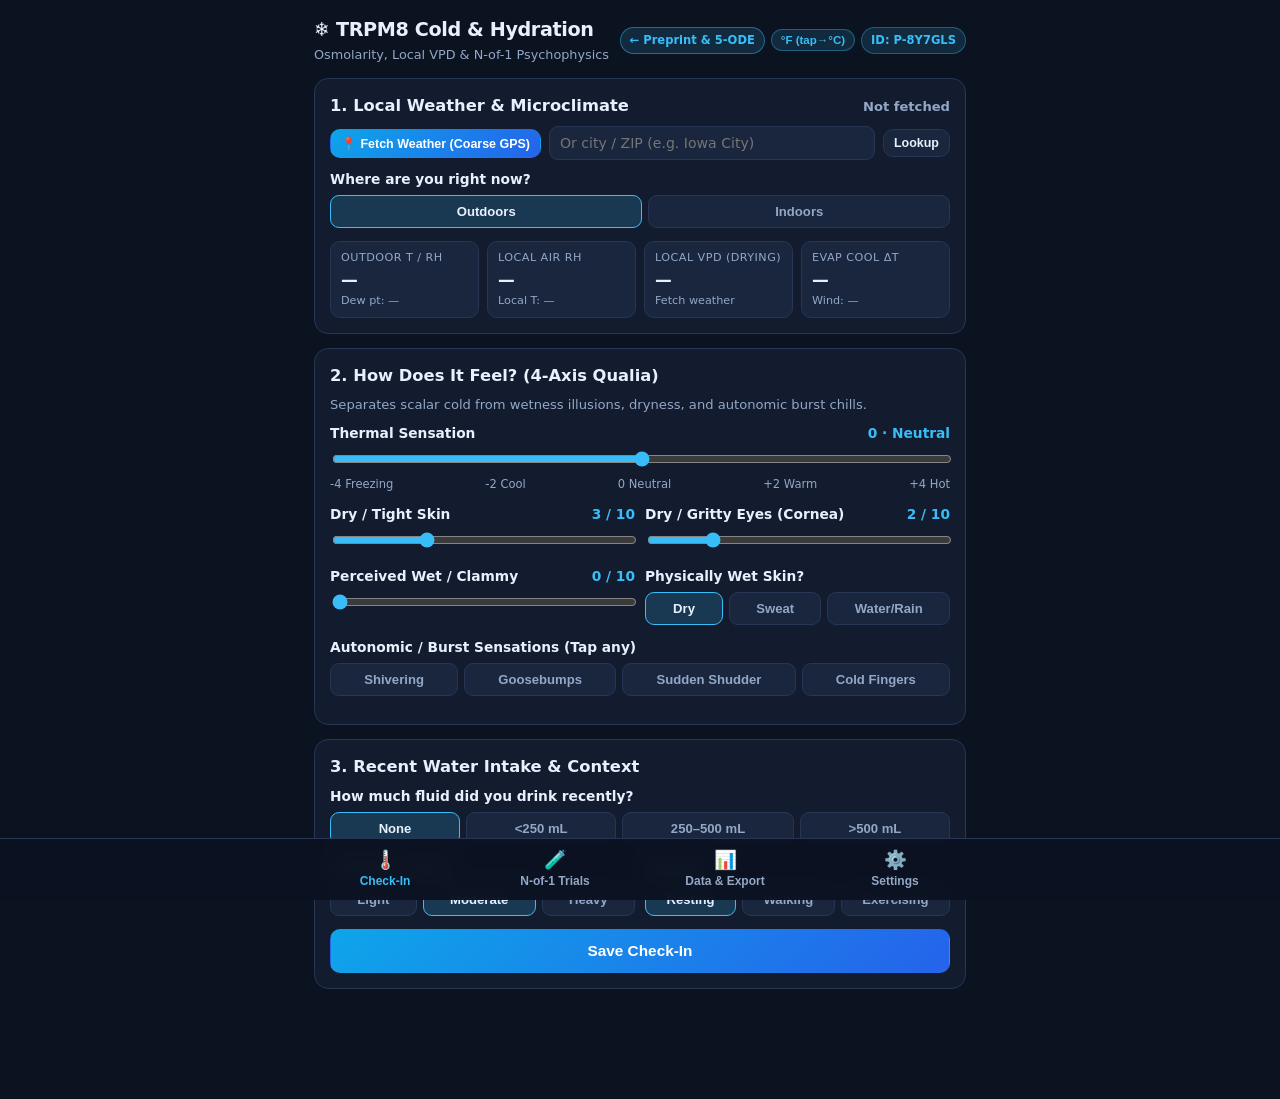
<file: app/index.html>
<!DOCTYPE html>
<html lang="en">
<head>
  <meta charset="UTF-8" />
  <meta name="viewport" content="width=device-width, initial-scale=1.0, viewport-fit=cover" />
  <meta name="theme-color" content="#0b1220" />
  <title>TRPM8 Cold &amp; Hydration Lab</title>
  <link rel="manifest" href="./manifest.webmanifest" />
  <link rel="stylesheet" href="./styles.css" />
</head>
<body>
  <div id="toast" class="toast" role="status" aria-live="polite"></div>

  <div class="app-shell">
    <header class="app-header">
      <div class="brand">
        <h1>❄️ TRPM8 Cold &amp; Hydration</h1>
        <p>Osmolarity, Local VPD &amp; N-of-1 Psychophysics</p>
      </div>
      <div class="input-row" style="gap:6px;">
        <a href="../index.html" class="pill-badge" style="text-decoration:none;color:#38bdf8;border-color:rgba(56,189,248,0.45);" title="Back to Preprint &amp; 5-ODE Oscillator Portal">&larr; Preprint &amp; 5-ODE</a>
        <button id="btnUnitToggle" type="button" class="pill-badge" style="cursor:pointer;" title="Switch °F / °C">°F / °C</button>
        <span id="participantBadge" class="pill-badge">ID: —</span>
      </div>
    </header>

    <!-- ==================== TAB 1: 20-SECOND CHECK-IN ==================== -->
    <section id="tab-checkin" class="tab-panel active">
      <div class="card">
        <h2>
          <span>1. Local Weather &amp; Microclimate</span>
          <span id="weatherStatus" class="subtext" style="margin:0;">Not fetched</span>
        </h2>
        <div class="weather-bar">
          <button id="btnGpsWeather" class="btn btn-primary btn-sm" type="button">📍 Fetch Weather (Coarse GPS)</button>
          <div class="input-row" style="flex:1;">
            <input id="cityQuery" type="text" placeholder="Or city / ZIP (e.g. Iowa City)" style="flex:1; min-width:140px;" />
            <button id="btnCityWeather" class="btn btn-sm" type="button">Lookup</button>
          </div>
        </div>

        <div class="field">
          <div class="field-head"><span>Where are you right now?</span></div>
          <div class="segmented" id="segLocation">
            <button type="button" class="chip active" data-val="outside">Outdoors</button>
            <button type="button" class="chip" data-val="indoors">Indoors</button>
          </div>
        </div>

        <div id="indoorControls" class="two-col hidden" style="margin-bottom:10px;">
          <div class="field" style="margin-bottom:0;">
            <div class="field-head">
              <span>Indoor Temp</span>
              <span class="field-val"><span id="valIndoorTemp">21</span> °C (<span id="valIndoorTempF">70</span> °F)</span>
            </div>
            <input id="rngIndoorTemp" type="range" min="15" max="28" step="0.5" value="21" />
          </div>
          <div class="field" style="margin-bottom:0;">
            <div class="field-head"><span>Humidifier Running?</span></div>
            <div class="segmented" id="segHumidifier">
              <button type="button" class="chip active" data-val="no">No</button>
              <button type="button" class="chip" data-val="yes">Yes</button>
            </div>
          </div>
        </div>

        <div id="weatherMetrics" class="weather-grid">
          <div class="metric-box">
            <div class="label">Outdoor T / RH</div>
            <div class="val" id="mOutTRH">—</div>
            <div class="hint" id="mDewPt">Dew pt: —</div>
          </div>
          <div class="metric-box">
            <div class="label">Local Air RH</div>
            <div class="val" id="mLocalRh">—</div>
            <div class="hint" id="mLocalTemp">Local T: —</div>
          </div>
          <div class="metric-box">
            <div class="label">Local VPD (Drying)</div>
            <div class="val" id="mLocalVpd">—</div>
            <div class="hint" id="mStressLabel">Fetch weather</div>
          </div>
          <div class="metric-box">
            <div class="label">Evap Cool ΔT</div>
            <div class="val" id="mEvapPot">—</div>
            <div class="hint" id="mWind">Wind: —</div>
          </div>
        </div>
      </div>

      <div class="card">
        <h2>2. How Does It Feel? (4-Axis Qualia)</h2>
        <p class="subtext">Separates scalar cold from wetness illusions, dryness, and autonomic burst chills.</p>

        <div class="field">
          <div class="field-head">
            <span>Thermal Sensation</span>
            <span id="valThermal" class="field-val">0 · Neutral</span>
          </div>
          <input id="rngThermal" type="range" min="-4" max="4" step="0.5" value="0" />
          <div class="range-labels">
            <span>-4 Freezing</span>
            <span>-2 Cool</span>
            <span>0 Neutral</span>
            <span>+2 Warm</span>
            <span>+4 Hot</span>
          </div>
        </div>

        <div class="two-col">
          <div class="field">
            <div class="field-head">
              <span>Dry / Tight Skin</span>
              <span id="valDrySkin" class="field-val">3 / 10</span>
            </div>
            <input id="rngDrySkin" type="range" min="0" max="10" step="1" value="3" />
          </div>
          <div class="field">
            <div class="field-head">
              <span>Dry / Gritty Eyes (Cornea)</span>
              <span id="valDryEyes" class="field-val">2 / 10</span>
            </div>
            <input id="rngDryEyes" type="range" min="0" max="10" step="1" value="2" />
          </div>
        </div>

        <div class="two-col">
          <div class="field">
            <div class="field-head">
              <span>Perceived Wet / Clammy</span>
              <span id="valWetness" class="field-val">0 / 10</span>
            </div>
            <input id="rngWetness" type="range" min="0" max="10" step="1" value="0" />
          </div>
          <div class="field">
            <div class="field-head"><span>Physically Wet Skin?</span></div>
            <div class="segmented" id="segPhysWet">
              <button type="button" class="chip active" data-val="no">Dry</button>
              <button type="button" class="chip" data-val="sweat">Sweat</button>
              <button type="button" class="chip" data-val="rain">Water/Rain</button>
            </div>
          </div>
        </div>

        <div class="field">
          <div class="field-head"><span>Autonomic / Burst Sensations (Tap any)</span></div>
          <div class="segmented" id="segAutonomic">
            <button type="button" class="chip" data-flag="shivering">Shivering</button>
            <button type="button" class="chip" data-flag="goosebumps">Goosebumps</button>
            <button type="button" class="chip" data-flag="shudder">Sudden Shudder</button>
            <button type="button" class="chip" data-flag="cold_fingers">Cold Fingers</button>
          </div>
        </div>
      </div>

      <div class="card">
        <h2>3. Recent Water Intake &amp; Context</h2>

        <div class="field">
          <div class="field-head"><span>How much fluid did you drink recently?</span></div>
          <div class="segmented" id="segWaterVol">
            <button type="button" class="chip active" data-val="none">None</button>
            <button type="button" class="chip" data-val="small">&lt;250 mL</button>
            <button type="button" class="chip" data-val="medium">250–500 mL</button>
            <button type="button" class="chip" data-val="large">&gt;500 mL</button>
          </div>
        </div>

        <div id="waterDetailBox" class="hidden">
          <div class="field">
            <div class="field-head"><span>How long ago?</span></div>
            <div class="segmented" id="segWaterRecency">
              <button type="button" class="chip active" data-val="lt10">&lt;10 min</button>
              <button type="button" class="chip" data-val="10_30">10–30 min</button>
              <button type="button" class="chip" data-val="30_60">30–60 min</button>
              <button type="button" class="chip" data-val="1_2h">1–2 hr</button>
              <button type="button" class="chip" data-val="gt2h">&gt;2 hr</button>
            </div>
          </div>

          <div class="two-col">
            <div class="field">
              <div class="field-head"><span>Drink Temp</span></div>
              <div class="segmented" id="segWaterTemp">
                <button type="button" class="chip" data-val="cold">Cold</button>
                <button type="button" class="chip active" data-val="room">Room</button>
                <button type="button" class="chip" data-val="warm">Warm / 37°C</button>
              </div>
            </div>
            <div class="field">
              <div class="field-head"><span>Fluid Type</span></div>
              <div class="segmented" id="segWaterType">
                <button type="button" class="chip active" data-val="plain">Plain Water</button>
                <button type="button" class="chip" data-val="electrolyte">Electrolyte / Salty</button>
                <button type="button" class="chip" data-val="caffeinated">Coffee / Tea</button>
              </div>
            </div>
          </div>
        </div>

        <div class="two-col">
          <div class="field">
            <div class="field-head"><span>Clothing Layers</span></div>
            <div class="segmented" id="segClothing">
              <button type="button" class="chip" data-val="light">Light</button>
              <button type="button" class="chip active" data-val="moderate">Moderate</button>
              <button type="button" class="chip" data-val="heavy">Heavy</button>
            </div>
          </div>
          <div class="field">
            <div class="field-head"><span>Activity</span></div>
            <div class="segmented" id="segActivity">
              <button type="button" class="chip active" data-val="resting">Resting</button>
              <button type="button" class="chip" data-val="walking">Walking</button>
              <button type="button" class="chip" data-val="active">Exercising</button>
            </div>
          </div>
        </div>

        <button id="btnLogCheckin" type="button" class="btn btn-primary btn-block">Save Check-In</button>
      </div>
    </section>

    <!-- ==================== TAB 2: N-OF-1 POPPERIAN TRIALS ==================== -->
    <section id="tab-trials" class="tab-panel">
      <div class="callout">
        <strong>Why N-of-1 Crossovers Beat Huge Surveys:</strong> One person running counterbalanced within-subject tests removes clothing, climate, and baseline noise—giving 10×–50× higher statistical power per observation.
      </div>

      <div class="card">
        <h2>Select Guided Micro-Experiment</h2>
        <div class="segmented" id="segTrialSelect">
          <button type="button" class="chip active" data-trial="gel">A. Gel Submersion</button>
          <button type="button" class="chip" data-trial="bolus">B. Water Bolus 2×2</button>
          <button type="button" class="chip" data-trial="occlusion">C. Balm Occlusion</button>
          <button type="button" class="chip" data-trial="blink">D. Cornea Blink</button>
        </div>
      </div>

      <!-- TRIAL A: FAST-COOLING GEL SUBMERSION -->
      <div id="trial-gel" class="card trial-pane">
        <h2>Trial A · Fast-Cooling Gel Submersion (J<sub>evap</sub> = 0)</h2>
        <p class="subtext">Submerging both hands simultaneously eliminates evaporative cooling completely, isolating osmolarity/skin hydration from heat flux.</p>

        <div class="input-row" style="margin-bottom:10px;">
          <button id="btnRandGel" type="button" class="btn btn-sm">🎲 Randomize Left / Right</button>
          <span id="gelAssignment" class="pill-badge">Click Randomize</span>
        </div>

        <div class="field">
          <div class="field-head"><span>Contrast Mode</span></div>
          <select id="gelMode" style="width:100%;">
            <option value="precond_dry_vs_hydrated">Dry-Preconditioned vs. Hydrated Hand (Same 22 °C Gel)</option>
            <option value="hyper_nacl_vs_iso">Hyperosmotic NaCl Gel vs. Isoosmotic Gel (Matched Temp)</option>
            <option value="hyper_mannitol_vs_iso">Hyperosmotic Mannitol Gel vs. Isoosmotic (Non-Ionic Control)</option>
          </select>
        </div>

        <div class="two-col">
          <div class="field">
            <div class="field-head"><span>Bath Temp (<span class="unit-lbl">°F</span>)</span></div>
            <input id="gelBathTemp" type="number" step="0.1" value="71.6" style="width:100%;" />
          </div>
          <div class="field">
            <div class="field-head"><span>Pre-Immersion IR ΔT (Test−Ctrl <span class="unit-lbl">°F</span>)</span></div>
            <input id="gelSkinDelta" type="number" step="0.1" value="0.0" style="width:100%;" />
          </div>
        </div>

        <div class="timer-box">
          <div>
            <div class="subtext" style="margin:0;">Simultaneous Immersion Timer</div>
            <div id="gelTimerDisplay" class="timer-readout">01:00</div>
          </div>
          <div class="input-row">
            <button id="btnGelTimerStart" type="button" class="btn btn-primary btn-sm">Start 60s</button>
            <button id="btnGelTimerReset" type="button" class="btn btn-sm">Reset</button>
          </div>
        </div>

        <div class="field">
          <div class="field-head"><span>Forced Choice: Which hand felt COLDER?</span></div>
          <div class="segmented" id="segGelChoice">
            <button type="button" class="chip" data-val="test_colder">Dry / Hyperosmotic Hand</button>
            <button type="button" class="chip active" data-val="same">Identical</button>
            <button type="button" class="chip" data-val="ctrl_colder">Hydrated / Isotonic Hand</button>
          </div>
        </div>

        <div class="two-col">
          <div class="field">
            <div class="field-head"><span>Test Hand Coldness</span><span id="valGelTestCold" class="field-val">5 / 10</span></div>
            <input id="rngGelTestCold" type="range" min="0" max="10" step="0.5" value="5" />
          </div>
          <div class="field">
            <div class="field-head"><span>Control Hand Coldness</span><span id="valGelCtrlCold" class="field-val">5 / 10</span></div>
            <input id="rngGelCtrlCold" type="range" min="0" max="10" step="0.5" value="5" />
          </div>
        </div>

        <div class="field">
          <div class="field-head"><span>Notes (tingling, wet vs prickly, bath osmolarity)</span></div>
          <input id="gelNotes" type="text" placeholder="e.g., 600 mOsm mannitol, felt sharper sting at 20s" style="width:100%;" />
        </div>

        <button id="btnSaveGel" type="button" class="btn btn-primary btn-block">Save Gel Submersion Trial</button>
      </div>

      <!-- TRIAL B: WATER BOLUS 2x2 CROSSOVER -->
      <div id="trial-bolus" class="card trial-pane hidden">
        <h2>Trial B · Water Bolus 2×2 Crossover (H4)</h2>
        <p class="subtext">Separates direct hypoosmotic TRPM8 sensitization from hepatic TRPV4 vasoconstriction and gastric cooling.</p>

        <div class="input-row" style="margin-bottom:10px;">
          <button id="btnRandBolus" type="button" class="btn btn-sm">🎲 Randomize 500 mL Arm</button>
          <span id="bolusArmBadge" class="pill-badge">Pick or Randomize</span>
        </div>

        <div class="field">
          <div class="field-head"><span>Bolus Arm (Drink 500 mL / ~17 oz in &lt;2 min)</span></div>
          <select id="bolusArm" style="width:100%;">
            <option value="warm_water">Arm 1: 98.6 °F / 37 °C Plain Water (Hypoosmotic, Isothermal)</option>
            <option value="warm_saline">Arm 2: 98.6 °F / 37 °C Isotonic Electrolyte / 0.9% NaCl (Control)</option>
            <option value="cool_saline">Arm 3: 59 °F / 15 °C Isotonic Electrolyte / 0.9% NaCl (Thermal Only)</option>
            <option value="cool_water">Arm 4: 59 °F / 15 °C Plain Water (Hypoosmotic + Thermal)</option>
          </select>
        </div>

        <div class="timer-box">
          <div>
            <div class="subtext" style="margin:0;">Elapsed Since Bolus (Log at 0, 5, 15, 30 min)</div>
            <div id="bolusTimerDisplay" class="timer-readout">00:00</div>
          </div>
          <div class="input-row">
            <button id="btnBolusTimerStart" type="button" class="btn btn-primary btn-sm">Start Clock</button>
            <button id="btnBolusTimerReset" type="button" class="btn btn-sm">Reset</button>
          </div>
        </div>

        <div class="two-col">
          <div class="field">
            <div class="field-head"><span>Timepoint</span></div>
            <select id="bolusTimepoint" style="width:100%;">
              <option value="0">t = 0 min (Baseline)</option>
              <option value="5">t = 5 min</option>
              <option value="15">t = 15 min</option>
              <option value="30">t = 30 min</option>
            </select>
          </div>
          <div class="field">
            <div class="field-head"><span>Fingertip IR Temp (<span class="unit-lbl">°F</span>, optional)</span></div>
            <input id="bolusFingerTemp" type="number" step="0.1" placeholder="e.g. 90.3" style="width:100%;" />
          </div>
        </div>

        <div class="two-col">
          <div class="field">
            <div class="field-head"><span>Body Coldness</span><span id="valBolusCold" class="field-val">0</span></div>
            <input id="rngBolusCold" type="range" min="-4" max="4" step="0.5" value="0" />
          </div>
          <div class="field">
            <div class="field-head"><span>Chill / Shiver Urge</span><span id="valBolusShiver" class="field-val">0 / 10</span></div>
            <input id="rngBolusShiver" type="range" min="0" max="10" step="1" value="0" />
          </div>
        </div>

        <div class="field">
          <div class="field-head"><span>Finger Coldness (Vasoconstriction Proxy)</span><span id="valBolusFinger" class="field-val">2 / 10</span></div>
          <input id="rngBolusFinger" type="range" min="0" max="10" step="1" value="2" />
        </div>

        <button id="btnSaveBolusPoint" type="button" class="btn btn-primary btn-block">Log Bolus Timepoint</button>
      </div>

      <!-- TRIAL C: FOREARM OCCLUSION BALM SPLIT -->
      <div id="trial-occlusion" class="card trial-pane hidden">
        <h2>Trial C · Forearm Occlusion Split (H2)</h2>
        <p class="subtext">Petrolatum or Tegaderm stops evaporation immediately without adding water. Wait 10 min, then compare bare dry skin vs. occluded skin.</p>

        <div class="input-row" style="margin-bottom:10px;">
          <button id="btnRandOcc" type="button" class="btn btn-sm">🎲 Randomize Forearm</button>
          <span id="occAssignment" class="pill-badge">Click Randomize</span>
        </div>

        <div class="field">
          <div class="field-head"><span>At rest (10 min): Which forearm feels COLDER?</span></div>
          <div class="segmented" id="segOccRest">
            <button type="button" class="chip" data-val="bare_colder">Bare Dry Forearm</button>
            <button type="button" class="chip active" data-val="same">Same</button>
            <button type="button" class="chip" data-val="occluded_colder">Occluded Forearm</button>
          </div>
        </div>

        <div class="field">
          <div class="field-head"><span>Room-Temp Metal Spoon Touch: Which feels COLDER?</span></div>
          <div class="segmented" id="segOccSpoon">
            <button type="button" class="chip" data-val="bare_colder">Bare Dry Forearm</button>
            <button type="button" class="chip active" data-val="same">Same</button>
            <button type="button" class="chip" data-val="occluded_colder">Occluded Forearm</button>
          </div>
        </div>

        <button id="btnSaveOcc" type="button" class="btn btn-primary btn-block">Save Occlusion Trial</button>
      </div>

      <!-- TRIAL D: CORNEA VS EYELID BLINK CHECK -->
      <div id="trial-blink" class="card trial-pane hidden">
        <h2>Trial D · Cornea vs. Eyelid Blink Check (H1)</h2>
        <p class="subtext">Quantifies corneal TRPM8 osmotic/evaporative drive (blink rate + ocular dryness) vs. adjacent eyelid skin cool/wetness at current VPD.</p>

        <div class="timer-box">
          <div>
            <div class="subtext" style="margin:0;">30-Second Natural Blink Counter</div>
            <div class="timer-readout"><span id="blinkTime">30</span>s · <span id="blinkCount">0</span> blinks</div>
          </div>
          <div class="input-row">
            <button id="btnBlinkStart" type="button" class="btn btn-primary btn-sm">Start 30s</button>
            <button id="btnBlinkReset" type="button" class="btn btn-sm">Reset</button>
          </div>
        </div>

        <button id="btnBlinkTap" type="button" class="blink-pad" style="margin-bottom:12px;">👁️ TAP ON EVERY BLINK</button>

        <div class="two-col">
          <div class="field">
            <div class="field-head"><span>Cornea Dry / Gritty / Urge</span><span id="valCorneaDry" class="field-val">2 / 10</span></div>
            <input id="rngCorneaDry" type="range" min="0" max="10" step="1" value="2" />
          </div>
          <div class="field">
            <div class="field-head"><span>Eyelid Skin Cool / Wet</span><span id="valLidCool" class="field-val">2 / 10</span></div>
            <input id="rngLidCool" type="range" min="0" max="10" step="1" value="2" />
          </div>
        </div>

        <button id="btnSaveBlink" type="button" class="btn btn-primary btn-block">Save Cornea / Blink Trial</button>
      </div>
    </section>

    <!-- ==================== TAB 3: DASHBOARD & EXPORT ==================== -->
    <section id="tab-data" class="tab-panel">
      <div class="card">
        <h2>
          <span>Personal Summary</span>
          <span id="demoTag" class="pill-badge hidden">Demo Data Active</span>
        </h2>
        <div class="weather-grid">
          <div class="metric-box">
            <div class="label">Check-Ins</div>
            <div class="val" id="kpiCheckins">0</div>
            <div class="hint">EMA logs</div>
          </div>
          <div class="metric-box">
            <div class="label">N-of-1 Trials</div>
            <div class="val" id="kpiTrials">0</div>
            <div class="hint">Experiments</div>
          </div>
          <div class="metric-box">
            <div class="label">Mean VPD</div>
            <div class="val" id="kpiMeanVpd">—</div>
            <div class="hint">kPa drying</div>
          </div>
          <div class="metric-box">
            <div class="label">Water &lt;30m Δ</div>
            <div class="val" id="kpiWaterDelta">—</div>
            <div class="hint">Thermal shift</div>
          </div>
        </div>

        <h3>Cold Sensation vs. Local Temperature (Colored by VPD)</h3>
        <div class="chart-wrap">
          <svg id="chartScatter" class="chart" viewBox="0 0 560 220"></svg>
        </div>
        <p class="subtext" style="margin-top:6px;">Blue dots = Humid/Low VPD (&lt;1.0 kPa) · Amber/Red dots = Dry/High VPD (≥1.0 kPa). If dry air feels colder at the same temperature, amber/red dots sit lower.</p>
      </div>

      <div class="card">
        <h2>Export Dataset (Compatible with Python Pipeline)</h2>
        <p class="subtext">Export JSON or CSV and feed directly into <code>analysis/analyze_ema_export.py</code> for automated Popperian hypothesis evaluation.</p>
        <div class="input-row" style="margin-bottom:10px;">
          <button id="btnExportJson" type="button" class="btn btn-primary btn-sm">⬇ Download JSON</button>
          <button id="btnExportCheckinsCsv" type="button" class="btn btn-sm">⬇ Check-Ins CSV</button>
          <button id="btnExportTrialsCsv" type="button" class="btn btn-sm">⬇ Trials CSV</button>
        </div>
        <div class="input-row">
          <button id="btnLoadDemo" type="button" class="btn btn-sm">🧪 Load Sample Pilot Data</button>
          <button id="btnClearData" type="button" class="btn btn-sm btn-danger">🗑 Clear All Local Data</button>
        </div>
      </div>

      <div class="card">
        <h2>Recent Entries</h2>
        <div id="recentLogs" class="log-list">
          <p class="subtext">No logs yet. Record a Check-In or load Sample Pilot Data.</p>
        </div>
      </div>
    </section>

    <!-- ==================== TAB 4: SETTINGS & PRIVACY ==================== -->
    <section id="tab-settings" class="tab-panel">
      <div class="card">
        <h2>Participant &amp; Study Settings</h2>
        <div class="field">
          <div class="field-head"><span>Anonymous Participant ID</span></div>
          <div class="input-row">
            <input id="inpParticipantId" type="text" style="flex:1;" />
            <button id="btnSaveSettings" type="button" class="btn btn-primary btn-sm">Save</button>
          </div>
        </div>

        <div class="two-col">
          <div class="field">
            <div class="field-head"><span>Baseline Dry Skin (0–10)</span></div>
            <input id="inpBaseDrySkin" type="number" min="0" max="10" value="3" style="width:100%;" />
          </div>
          <div class="field">
            <div class="field-head"><span>Baseline Dry Eye (0–10)</span></div>
            <input id="inpBaseDryEye" type="number" min="0" max="10" value="2" style="width:100%;" />
          </div>
        </div>

        <div class="two-col">
          <div class="field">
            <div class="field-head"><span>Cloud Backend Mode</span></div>
            <select id="selSyncMode" style="width:100%;">
              <option value="gas">Google Sheets (Apps Script Webhook)</option>
              <option value="supabase">Supabase REST (PostgreSQL)</option>
            </select>
          </div>
          <div class="field">
            <div class="field-head">
              <span>Sync Queue</span>
              <span id="syncQueueBadge" class="field-val">0 pending</span>
            </div>
            <div class="input-row">
              <button id="btnTestSync" type="button" class="btn btn-sm">Test Sync</button>
              <button id="btnFlushSync" type="button" class="btn btn-sm">Flush Queue</button>
            </div>
          </div>
        </div>

        <div class="field">
          <div class="field-head"><span>Cloud Sync Endpoint URL</span></div>
          <input id="inpWebhookUrl" type="url" placeholder="https://script.google.com/macros/s/.../exec (or Supabase REST URL)" style="width:100%;" />
          <p class="subtext" style="margin-top:5px;">Leave blank for local-only storage. Offline records queue automatically and retry when online. See <code>cloud/DEPLOY_GUIDE.md</code>.</p>
        </div>

        <div id="supabaseKeyBox" class="field hidden">
          <div class="field-head"><span>Supabase Anon Public Key (INSERT-only RLS)</span></div>
          <input id="inpSupabaseKey" type="text" placeholder="eyJ..." style="width:100%;" />
        </div>
      </div>

      <div class="card">
        <h2>Privacy &amp; Home-Screen Install</h2>
        <div class="callout">
          <strong>Privacy-by-Design:</strong> GPS coordinates are rounded on-device to 0.1° (~11 km grid) solely to fetch public Open-Meteo weather data. Exact home coordinates are never stored or exported.
        </div>
        <p class="subtext">
          <strong>iPhone (Safari):</strong> Tap Share → <em>Add to Home Screen</em>.<br />
          <strong>Android (Chrome):</strong> Tap Menu (⋮) → <em>Install App</em>.<br />
          Works fully offline for logging and timers; weather fetches whenever online.
        </p>
      </div>
    </section>
  </div>

  <!-- BOTTOM NAVIGATION -->
  <nav class="bottom-nav" aria-label="Main navigation">
    <div class="nav-inner">
      <button type="button" class="nav-btn active" data-tab="tab-checkin">
        <span class="icon">🌡️</span><span>Check-In</span>
      </button>
      <button type="button" class="nav-btn" data-tab="tab-trials">
        <span class="icon">🧪</span><span>N-of-1 Trials</span>
      </button>
      <button type="button" class="nav-btn" data-tab="tab-data">
        <span class="icon">📊</span><span>Data &amp; Export</span>
      </button>
      <button type="button" class="nav-btn" data-tab="tab-settings">
        <span class="icon">⚙️</span><span>Settings</span>
      </button>
    </div>
  </nav>

  <script type="module" src="./app.js"></script>
</body>
</html>
</file>
<file: app/styles.css>
:root {
  --bg: #0b1220;
  --surface: #121c2e;
  --surface-2: #19263d;
  --border: #263654;
  --text: #e8f0fe;
  --muted: #93a7c6;
  --accent: #38bdf8;
  --accent-strong: #0ea5e9;
  --cold: #60a5fa;
  --warm: #fb923c;
  --ok: #34d399;
  --warn: #fbbf24;
  --danger: #f87171;
  --radius: 14px;
  --font: system-ui, -apple-system, BlinkMacSystemFont, "Segoe UI", Roboto, sans-serif;
}

* {
  box-sizing: border-box;
}

html, body {
  margin: 0;
  padding: 0;
  background: var(--bg);
  color: var(--text);
  font-family: var(--font);
  line-height: 1.45;
  -webkit-font-smoothing: antialiased;
}

.app-shell {
  max-width: 680px;
  margin: 0 auto;
  padding: 16px 14px 96px;
}

header.app-header {
  display: flex;
  justify-content: space-between;
  align-items: center;
  gap: 10px;
  margin-bottom: 14px;
}

.brand h1 {
  margin: 0;
  font-size: 1.2rem;
  letter-spacing: -0.02em;
  display: flex;
  align-items: center;
  gap: 8px;
}

.brand p {
  margin: 2px 0 0;
  color: var(--muted);
  font-size: 0.8rem;
}

.pill-badge {
  font-size: 0.72rem;
  font-weight: 600;
  padding: 4px 9px;
  border-radius: 999px;
  background: rgba(56, 189, 248, 0.14);
  color: var(--accent);
  border: 1px solid rgba(56, 189, 248, 0.35);
  white-space: nowrap;
}

.card {
  background: var(--surface);
  border: 1px solid var(--border);
  border-radius: var(--radius);
  padding: 15px;
  margin-bottom: 14px;
}

.card h2 {
  margin: 0 0 8px;
  font-size: 1.02rem;
  display: flex;
  align-items: center;
  justify-content: space-between;
  gap: 8px;
}

.card h3 {
  margin: 12px 0 6px;
  font-size: 0.92rem;
  color: var(--accent);
}

.subtext {
  font-size: 0.82rem;
  color: var(--muted);
  margin: 0 0 10px;
}

.weather-bar {
  display: flex;
  flex-wrap: wrap;
  gap: 8px;
  align-items: center;
  margin-bottom: 10px;
}

.weather-grid {
  display: grid;
  grid-template-columns: repeat(4, 1fr);
  gap: 8px;
  margin-top: 10px;
}

@media (max-width: 520px) {
  .weather-grid {
    grid-template-columns: repeat(2, 1fr);
  }
}

.metric-box {
  background: var(--surface-2);
  border: 1px solid var(--border);
  border-radius: 10px;
  padding: 8px 10px;
}

.metric-box .label {
  font-size: 0.7rem;
  color: var(--muted);
  text-transform: uppercase;
  letter-spacing: 0.04em;
}

.metric-box .val {
  font-size: 1.05rem;
  font-weight: 700;
  margin-top: 2px;
}

.metric-box .hint {
  font-size: 0.7rem;
  color: var(--muted);
}

.stress-low { color: var(--ok); }
.stress-moderate { color: var(--accent); }
.stress-high { color: var(--warn); }
.stress-extreme { color: var(--danger); }

.btn {
  display: inline-flex;
  align-items: center;
  justify-content: center;
  gap: 6px;
  border: 1px solid var(--border);
  background: var(--surface-2);
  color: var(--text);
  padding: 9px 13px;
  border-radius: 10px;
  font-size: 0.86rem;
  font-weight: 600;
  cursor: pointer;
  transition: transform 0.08s ease, background 0.15s ease, border-color 0.15s ease;
}

.btn:active {
  transform: scale(0.98);
}

.btn:hover {
  border-color: var(--accent);
}

.btn-primary {
  background: linear-gradient(135deg, var(--accent-strong), #2563eb);
  border-color: transparent;
  color: #fff;
}

.btn-primary:hover {
  filter: brightness(1.08);
}

.btn-block {
  width: 100%;
  padding: 12px 16px;
  font-size: 0.96rem;
}

.btn-sm {
  padding: 6px 10px;
  font-size: 0.78rem;
}

.btn-danger {
  border-color: rgba(248, 113, 113, 0.45);
  color: var(--danger);
}

.input-row {
  display: flex;
  gap: 8px;
  align-items: center;
  flex-wrap: wrap;
}

input[type="text"],
input[type="number"],
input[type="url"],
select,
textarea {
  background: var(--surface-2);
  border: 1px solid var(--border);
  color: var(--text);
  border-radius: 9px;
  padding: 8px 10px;
  font-size: 0.88rem;
  font-family: inherit;
}

input[type="text"]:focus,
input[type="number"]:focus,
input[type="url"]:focus,
select:focus,
textarea:focus {
  outline: none;
  border-color: var(--accent);
}

.field {
  margin-bottom: 13px;
}

.field-head {
  display: flex;
  justify-content: space-between;
  align-items: baseline;
  margin-bottom: 5px;
  font-size: 0.86rem;
  font-weight: 600;
}

.field-val {
  color: var(--accent);
  font-variant-numeric: tabular-nums;
}

input[type="range"] {
  width: 100%;
  accent-color: var(--accent);
  cursor: pointer;
}

.range-labels {
  display: flex;
  justify-content: space-between;
  font-size: 0.72rem;
  color: var(--muted);
  margin-top: 2px;
}

.segmented {
  display: flex;
  flex-wrap: wrap;
  gap: 6px;
}

.chip {
  flex: 1 1 auto;
  min-width: 78px;
  text-align: center;
  padding: 8px 10px;
  border-radius: 9px;
  background: var(--surface-2);
  border: 1px solid var(--border);
  color: var(--muted);
  font-size: 0.82rem;
  font-weight: 600;
  cursor: pointer;
  user-select: none;
  transition: all 0.12s ease;
}

.chip.active {
  background: rgba(56, 189, 248, 0.18);
  border-color: var(--accent);
  color: var(--text);
}

.chip.active-warm {
  background: rgba(251, 146, 60, 0.18);
  border-color: var(--warm);
  color: var(--text);
}

.chip.active-ok {
  background: rgba(52, 211, 153, 0.16);
  border-color: var(--ok);
  color: var(--text);
}

.two-col {
  display: grid;
  grid-template-columns: 1fr 1fr;
  gap: 10px;
}

@media (max-width: 480px) {
  .two-col {
    grid-template-columns: 1fr;
  }
}

.callout {
  background: rgba(56, 189, 248, 0.08);
  border-left: 3px solid var(--accent);
  border-radius: 0 9px 9px 0;
  padding: 9px 12px;
  font-size: 0.82rem;
  color: var(--text);
  margin: 8px 0 12px;
}

.callout-warn {
  background: rgba(251, 191, 36, 0.09);
  border-left-color: var(--warn);
}

.timer-box {
  display: flex;
  align-items: center;
  justify-content: space-between;
  gap: 10px;
  background: var(--surface-2);
  border: 1px solid var(--border);
  border-radius: 10px;
  padding: 10px 14px;
  margin: 10px 0;
}

.timer-readout {
  font-size: 1.5rem;
  font-weight: 800;
  font-variant-numeric: tabular-nums;
  color: var(--accent);
}

.blink-pad {
  width: 100%;
  padding: 22px;
  font-size: 1.05rem;
  font-weight: 700;
  border-radius: 12px;
  background: rgba(56, 189, 248, 0.15);
  border: 2px dashed var(--accent);
  color: var(--text);
  cursor: pointer;
}

.blink-pad:active {
  background: rgba(56, 189, 248, 0.32);
}

.chart-wrap {
  width: 100%;
  overflow-x: auto;
  background: var(--surface-2);
  border: 1px solid var(--border);
  border-radius: 10px;
  padding: 10px;
  margin-top: 8px;
}

svg.chart {
  width: 100%;
  height: auto;
  display: block;
}

.log-list {
  display: flex;
  flex-direction: column;
  gap: 8px;
  max-height: 300px;
  overflow-y: auto;
}

.log-item {
  background: var(--surface-2);
  border: 1px solid var(--border);
  border-radius: 9px;
  padding: 9px 11px;
  font-size: 0.8rem;
}

.log-item .top {
  display: flex;
  justify-content: space-between;
  font-weight: 700;
  margin-bottom: 3px;
}

.tab-panel {
  display: none;
}

.tab-panel.active {
  display: block;
}

nav.bottom-nav {
  position: fixed;
  left: 0;
  right: 0;
  bottom: 0;
  background: rgba(11, 18, 32, 0.94);
  backdrop-filter: blur(10px);
  border-top: 1px solid var(--border);
  display: flex;
  justify-content: center;
  z-index: 40;
}

.nav-inner {
  width: 100%;
  max-width: 680px;
  display: grid;
  grid-template-columns: repeat(4, 1fr);
}

.nav-btn {
  background: transparent;
  border: none;
  color: var(--muted);
  padding: 10px 6px 12px;
  font-size: 0.75rem;
  font-weight: 600;
  cursor: pointer;
  display: flex;
  flex-direction: column;
  align-items: center;
  gap: 3px;
}

.nav-btn .icon {
  font-size: 1.15rem;
}

.nav-btn.active {
  color: var(--accent);
}

.toast {
  position: fixed;
  top: 14px;
  left: 50%;
  transform: translateX(-50%) translateY(-80px);
  background: #0f172a;
  color: var(--ok);
  border: 1px solid var(--ok);
  border-radius: 10px;
  padding: 9px 16px;
  font-size: 0.86rem;
  font-weight: 600;
  z-index: 60;
  transition: transform 0.22s ease;
  box-shadow: 0 10px 25px rgba(0, 0, 0, 0.45);
}

.toast.show {
  transform: translateX(-50%) translateY(0);
}

.hidden {
  display: none !important;
}
</file>
